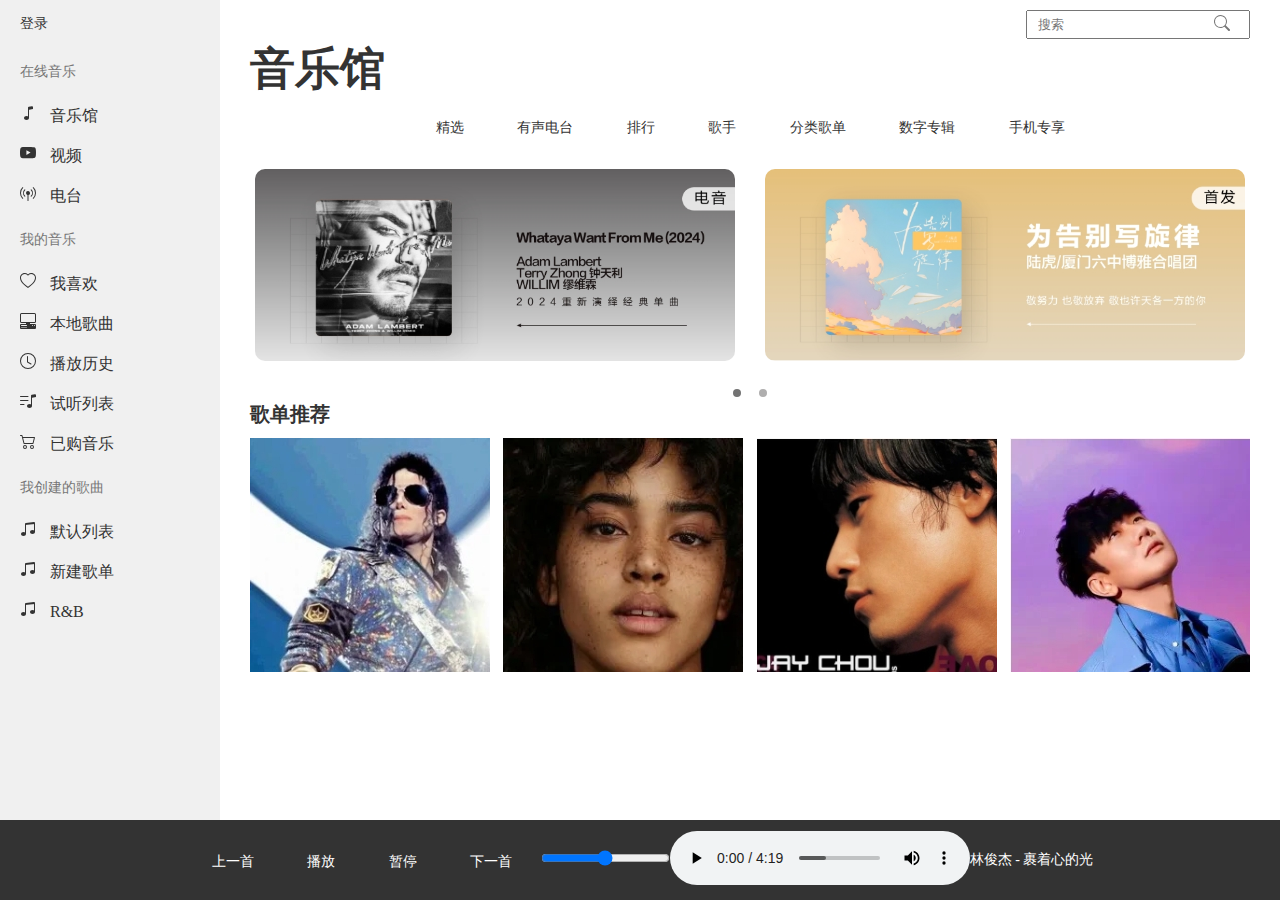
<file: index.html>
<!DOCTYPE html>
<html lang="en">
<head>
    <meta charset="UTF-8">
    <meta name="viewport" content="width=device-width, initial-scale=1.0">
    <title>wps</title>
    <link rel="stylesheet" href="./index.css"/>
    <script type="text/javascript" src="./index.js"></script>
</head>
<body>
    <div class="container">
        <div class="container-head">
            <!-- 左导航 -->
            <div class="main-left">
                <div class="main-item">
                    <ul>
                        <li>
                            <div class="music-zx">
                                <ul class="main-left-zi">
                                    <a href="./login.html">
                                        <span>登录</span>
                                    </a>
                                </ul>
                            </div>
                        <li>
                            <div class="music-zx">在线音乐</div>
                            <ul class="main-left-zi">
                                <li>
                                    <a href="./404.html">
                                        <svg xmlns="http://www.w3.org/2000/svg" width="16" height="16" fill="currentColor" class="bi bi-music-note" viewBox="0 0 16 16">
                                            <path d="M9 13c0 1.105-1.12 2-2.5 2S4 14.105 4 13s1.12-2 2.5-2 2.5.895 2.5 2z"/>
                                            <path fill-rule="evenodd" d="M9 3v10H8V3h1z"/>
                                            <path d="M8 2.82a1 1 0 0 1 .804-.98l3-.6A1 1 0 0 1 13 2.22V4L8 5V2.82z"/>
                                          </svg>
                                        <span>音乐馆</span>
                                    </a>
                                </li>
                                <li>
                                    <a href="./404.html">
                                        <svg xmlns="http://www.w3.org/2000/svg" width="16" height="16" fill="currentColor" class="bi bi-youtube" viewBox="0 0 16 16">
                                            <path d="M8.051 1.999h.089c.822.003 4.987.033 6.11.335a2.01 2.01 0 0 1 1.415 1.42c.101.38.172.883.22 1.402l.01.104.022.26.008.104c.065.914.073 1.77.074 1.957v.075c-.001.194-.01 1.108-.082 2.06l-.008.105-.009.104c-.05.572-.124 1.14-.235 1.558a2.007 2.007 0 0 1-1.415 1.42c-1.16.312-5.569.334-6.18.335h-.142c-.309 0-1.587-.006-2.927-.052l-.17-.006-.087-.004-.171-.007-.171-.007c-1.11-.049-2.167-.128-2.654-.26a2.007 2.007 0 0 1-1.415-1.419c-.111-.417-.185-.986-.235-1.558L.09 9.82l-.008-.104A31.4 31.4 0 0 1 0 7.68v-.123c.002-.215.01-.958.064-1.778l.007-.103.003-.052.008-.104.022-.26.01-.104c.048-.519.119-1.023.22-1.402a2.007 2.007 0 0 1 1.415-1.42c.487-.13 1.544-.21 2.654-.26l.17-.007.172-.006.086-.003.171-.007A99.788 99.788 0 0 1 7.858 2h.193zM6.4 5.209v4.818l4.157-2.408L6.4 5.209z"/>
                                          </svg>
                                        <span>视频</span>
                                    </a>
                                </li>
                                <li>
                                    <a href="./404.html">
                                        <svg xmlns="http://www.w3.org/2000/svg" width="16" height="16" fill="currentColor" class="bi bi-broadcast-pin" viewBox="0 0 16 16">
                                            <path d="M3.05 3.05a7 7 0 0 0 0 9.9.5.5 0 0 1-.707.707 8 8 0 0 1 0-11.314.5.5 0 0 1 .707.707zm2.122 2.122a4 4 0 0 0 0 5.656.5.5 0 1 1-.708.708 5 5 0 0 1 0-7.072.5.5 0 0 1 .708.708zm5.656-.708a.5.5 0 0 1 .708 0 5 5 0 0 1 0 7.072.5.5 0 1 1-.708-.708 4 4 0 0 0 0-5.656.5.5 0 0 1 0-.708zm2.122-2.12a.5.5 0 0 1 .707 0 8 8 0 0 1 0 11.313.5.5 0 0 1-.707-.707 7 7 0 0 0 0-9.9.5.5 0 0 1 0-.707zM6 8a2 2 0 1 1 2.5 1.937V15.5a.5.5 0 0 1-1 0V9.937A2 2 0 0 1 6 8z"/>
                                          </svg>
                                        <span>电台</span>
                                    </a>
                                </li>
                            </ul>
                        </li>
                        <li>
                            <div class="music-zx">我的音乐</div>
                            <ul class="main-left-zi">
                                <li>
                                    <a href="./404.html">
                                        <svg xmlns="http://www.w3.org/2000/svg" width="16" height="16" fill="currentColor" class="bi bi-heart" viewBox="0 0 16 16">
                                            <path d="m8 2.748-.717-.737C5.6.281 2.514.878 1.4 3.053c-.523 1.023-.641 2.5.314 4.385.92 1.815 2.834 3.989 6.286 6.357 3.452-2.368 5.365-4.542 6.286-6.357.955-1.886.838-3.362.314-4.385C13.486.878 10.4.28 8.717 2.01L8 2.748zM8 15C-7.333 4.868 3.279-3.04 7.824 1.143c.06.055.119.112.176.171a3.12 3.12 0 0 1 .176-.17C12.72-3.042 23.333 4.867 8 15z"/>
                                          </svg>
                                        <span>我喜欢</span>
                                    </a>
                                </li>
                                <li>
                                    <a href="./404.html">
                                        <svg xmlns="http://www.w3.org/2000/svg" width="16" height="16" fill="currentColor" class="bi bi-pc-display-horizontal" viewBox="0 0 16 16">
                                            <path d="M1.5 0A1.5 1.5 0 0 0 0 1.5v7A1.5 1.5 0 0 0 1.5 10H6v1H1a1 1 0 0 0-1 1v3a1 1 0 0 0 1 1h14a1 1 0 0 0 1-1v-3a1 1 0 0 0-1-1h-5v-1h4.5A1.5 1.5 0 0 0 16 8.5v-7A1.5 1.5 0 0 0 14.5 0h-13Zm0 1h13a.5.5 0 0 1 .5.5v7a.5.5 0 0 1-.5.5h-13a.5.5 0 0 1-.5-.5v-7a.5.5 0 0 1 .5-.5ZM12 12.5a.5.5 0 1 1 1 0 .5.5 0 0 1-1 0Zm2 0a.5.5 0 1 1 1 0 .5.5 0 0 1-1 0ZM1.5 12h5a.5.5 0 0 1 0 1h-5a.5.5 0 0 1 0-1ZM1 14.25a.25.25 0 0 1 .25-.25h5.5a.25.25 0 1 1 0 .5h-5.5a.25.25 0 0 1-.25-.25Z"/>
                                          </svg>
                                        <span>本地歌曲</span>
                                    </a>
                                </li>
                                <li>
                                    <a href="./404.html">
                                        <svg xmlns="http://www.w3.org/2000/svg" width="16" height="16" fill="currentColor" class="bi bi-clock" viewBox="0 0 16 16">
                                            <path d="M8 3.5a.5.5 0 0 0-1 0V9a.5.5 0 0 0 .252.434l3.5 2a.5.5 0 0 0 .496-.868L8 8.71V3.5z"/>
                                            <path d="M8 16A8 8 0 1 0 8 0a8 8 0 0 0 0 16zm7-8A7 7 0 1 1 1 8a7 7 0 0 1 14 0z"/>
                                          </svg>
                                        <span>播放历史</span>
                                    </a>
                                </li>
                                <li>
                                    <a href="./404.html">
                                        <svg xmlns="http://www.w3.org/2000/svg" width="16" height="16" fill="currentColor" class="bi bi-music-note-list" viewBox="0 0 16 16">
                                            <path d="M12 13c0 1.105-1.12 2-2.5 2S7 14.105 7 13s1.12-2 2.5-2 2.5.895 2.5 2z"/>
                                            <path fill-rule="evenodd" d="M12 3v10h-1V3h1z"/>
                                            <path d="M11 2.82a1 1 0 0 1 .804-.98l3-.6A1 1 0 0 1 16 2.22V4l-5 1V2.82z"/>
                                            <path fill-rule="evenodd" d="M0 11.5a.5.5 0 0 1 .5-.5H4a.5.5 0 0 1 0 1H.5a.5.5 0 0 1-.5-.5zm0-4A.5.5 0 0 1 .5 7H8a.5.5 0 0 1 0 1H.5a.5.5 0 0 1-.5-.5zm0-4A.5.5 0 0 1 .5 3H8a.5.5 0 0 1 0 1H.5a.5.5 0 0 1-.5-.5z"/>
                                          </svg>
                                        <span>试听列表</span>
                                    </a>
                                </li>
                                <li>
                                    <a href="./404.html">
                                        <svg xmlns="http://www.w3.org/2000/svg" width="16" height="16" fill="currentColor" class="bi bi-cart2" viewBox="0 0 16 16">
                                            <path d="M0 2.5A.5.5 0 0 1 .5 2H2a.5.5 0 0 1 .485.379L2.89 4H14.5a.5.5 0 0 1 .485.621l-1.5 6A.5.5 0 0 1 13 11H4a.5.5 0 0 1-.485-.379L1.61 3H.5a.5.5 0 0 1-.5-.5zM3.14 5l1.25 5h8.22l1.25-5H3.14zM5 13a1 1 0 1 0 0 2 1 1 0 0 0 0-2zm-2 1a2 2 0 1 1 4 0 2 2 0 0 1-4 0zm9-1a1 1 0 1 0 0 2 1 1 0 0 0 0-2zm-2 1a2 2 0 1 1 4 0 2 2 0 0 1-4 0z"/>
                                          </svg>
                                        <span>已购音乐</span>
                                    </a>
                                </li>
                            </ul>
                        </li>
                        <li>
                            <div class="music-zx">我创建的歌曲</div>
                            <ul class="main-left-zi">
                                <li>
                                    <a href="#">
                                        <svg xmlns="http://www.w3.org/2000/svg" width="16" height="16" fill="currentColor" class="bi bi-music-note-beamed" viewBox="0 0 16 16">
                                            <path d="M6 13c0 1.105-1.12 2-2.5 2S1 14.105 1 13c0-1.104 1.12-2 2.5-2s2.5.896 2.5 2zm9-2c0 1.105-1.12 2-2.5 2s-2.5-.895-2.5-2 1.12-2 2.5-2 2.5.895 2.5 2z"/>
                                            <path fill-rule="evenodd" d="M14 11V2h1v9h-1zM6 3v10H5V3h1z"/>
                                            <path d="M5 2.905a1 1 0 0 1 .9-.995l8-.8a1 1 0 0 1 1.1.995V3L5 4V2.905z"/>
                                          </svg>
                                        <span>默认列表</span>
                                    </a>
                                </li>
                                <li>
                                    <a href="#">
                                        <svg xmlns="http://www.w3.org/2000/svg" width="16" height="16" fill="currentColor" class="bi bi-music-note-beamed" viewBox="0 0 16 16">
                                            <path d="M6 13c0 1.105-1.12 2-2.5 2S1 14.105 1 13c0-1.104 1.12-2 2.5-2s2.5.896 2.5 2zm9-2c0 1.105-1.12 2-2.5 2s-2.5-.895-2.5-2 1.12-2 2.5-2 2.5.895 2.5 2z"/>
                                            <path fill-rule="evenodd" d="M14 11V2h1v9h-1zM6 3v10H5V3h1z"/>
                                            <path d="M5 2.905a1 1 0 0 1 .9-.995l8-.8a1 1 0 0 1 1.1.995V3L5 4V2.905z"/>
                                          </svg>
                                        <span>新建歌单</span>
                                    </a>
                                </li>
                                <li>
                                    <a href="#">
                                        <svg xmlns="http://www.w3.org/2000/svg" width="16" height="16" fill="currentColor" class="bi bi-music-note-beamed" viewBox="0 0 16 16">
                                            <path d="M6 13c0 1.105-1.12 2-2.5 2S1 14.105 1 13c0-1.104 1.12-2 2.5-2s2.5.896 2.5 2zm9-2c0 1.105-1.12 2-2.5 2s-2.5-.895-2.5-2 1.12-2 2.5-2 2.5.895 2.5 2z"/>
                                            <path fill-rule="evenodd" d="M14 11V2h1v9h-1zM6 3v10H5V3h1z"/>
                                            <path d="M5 2.905a1 1 0 0 1 .9-.995l8-.8a1 1 0 0 1 1.1.995V3L5 4V2.905z"/>
                                          </svg>
                                        <span>R&B</span>
                                    </a>
                                </li>
                            </ul>
                        </li>
                    </ul>
                </div>
            </div>
            <div class="main-right">
               <div class="main-right-zi">
                <input type="text" placeholder="搜索">
                <svg xmlns="http://www.w3.org/2000/svg" width="16" height="16" fill="currentColor" class="bi bi-search" viewBox="0 0 16 16">
                    <path d="M11.742 10.344a6.5 6.5 0 1 0-1.397 1.398h-.001c.03.04.062.078.098.115l3.85 3.85a1 1 0 0 0 1.415-1.414l-3.85-3.85a1.007 1.007 0 0 0-.115-.1zM12 6.5a5.5 5.5 0 1 1-11 0 5.5 5.5 0 0 1 11 0z"/>
                  </svg>
               </div>
               <div class="main-right-tou">
                <h2>音乐馆</h2>
               </div>
               <div class="main-right-table">
                <a href="#">精选</a>
                <a href="https://y.qq.com/n/ryqq/radio">有声电台</a>
                <a href="https://y.qq.com/n/ryqq/toplist/4">排行</a>
                <a href="https://y.qq.com/n/ryqq/singer_list">歌手</a>
                <a href="https://y.qq.com/n/ryqq/category">分类歌单</a>
                <a href="https://y.qq.com/n/ryqq/album_mall">数字专辑</a>
                <a href="#">手机专享</a>
               </div>
               <div class="main-right-lunbotu">
                <ul>
                    <li>
                        <img src="img\gd.png" alt="">
                    </li>
                    <li>
                        <img src="img\gd2.png" alt="">
                    </li>
                </ul>
               </div>
               <div class="main-right-yuandian">
                <a href="#" class = "touming"></a>
                <a href="#"></a>
               </div>
               <!-- 歌单推荐 -->
               <div class="main-right-gedantuijian">
                    <h4>歌单推荐</h4>
                    <ul>
                        <li>
                            <img src="img\tuijian.png" alt="">
                            <p>追忆灵魂歌者Michael Jackson的70年代</p>
                            <span class="bofang"></span>
                        </li>
                        <li>
                            <img src="img\tuijian2.png" alt="">
                            <p>木质香调“R&B”唤醒高级感✦</p>
                            <span class="bofang"></span>
                        </li>
                        <li>
                            <a href="https://y.qq.com/n/ryqq/singer/0025NhlN2yWrP4">
                                <img src="img\tuijian3.png" alt="">
                                <p>周杰伦 · 翻开12月的回忆</p>
                                <span class="bofang"></span>
                            </a>
                        </li>
                        <li>
                            <img src="img/tuijian4.png" alt="">
                            <p>华语佳作200首↻让听歌成为享受</p>
                            <span class="bofang"></span>
                        </li>
                        <!-- <li>
                            <img src="../img/tuijian5.png" alt="">
                            <p>心碎emo：“瑞，你在听吗？</p>
                            <span class="bofang"></span>
                        </li> -->
                    </ul>
               </div>
            </div>
        </div>
        <!-- 页面底部音乐盒 -->
        <footer>
            <div class="footerr">
                <div class="dibu">
                    <div class="footbut">
                        <a href="#" class="上一首">上一首</a>
                        <a href="#" class="播放">播放</a>
                        <a href="#" class = "暂停">暂停</a>
                        <a href="#" class = "下一首">下一首</a>
                        <!-- 声音大小 -->
                        <input calss = "volume" type="range" max = "1" min = "0" step="0.1">
                    </div>
                    <div class="footer-msc">
                        <audio controls class = "audioo"></audio>
                  </div>
                  <div class="mscname"></div>
                </div>
            
            </div>
        </footer>
    </div>
</body>
</html>
</file>
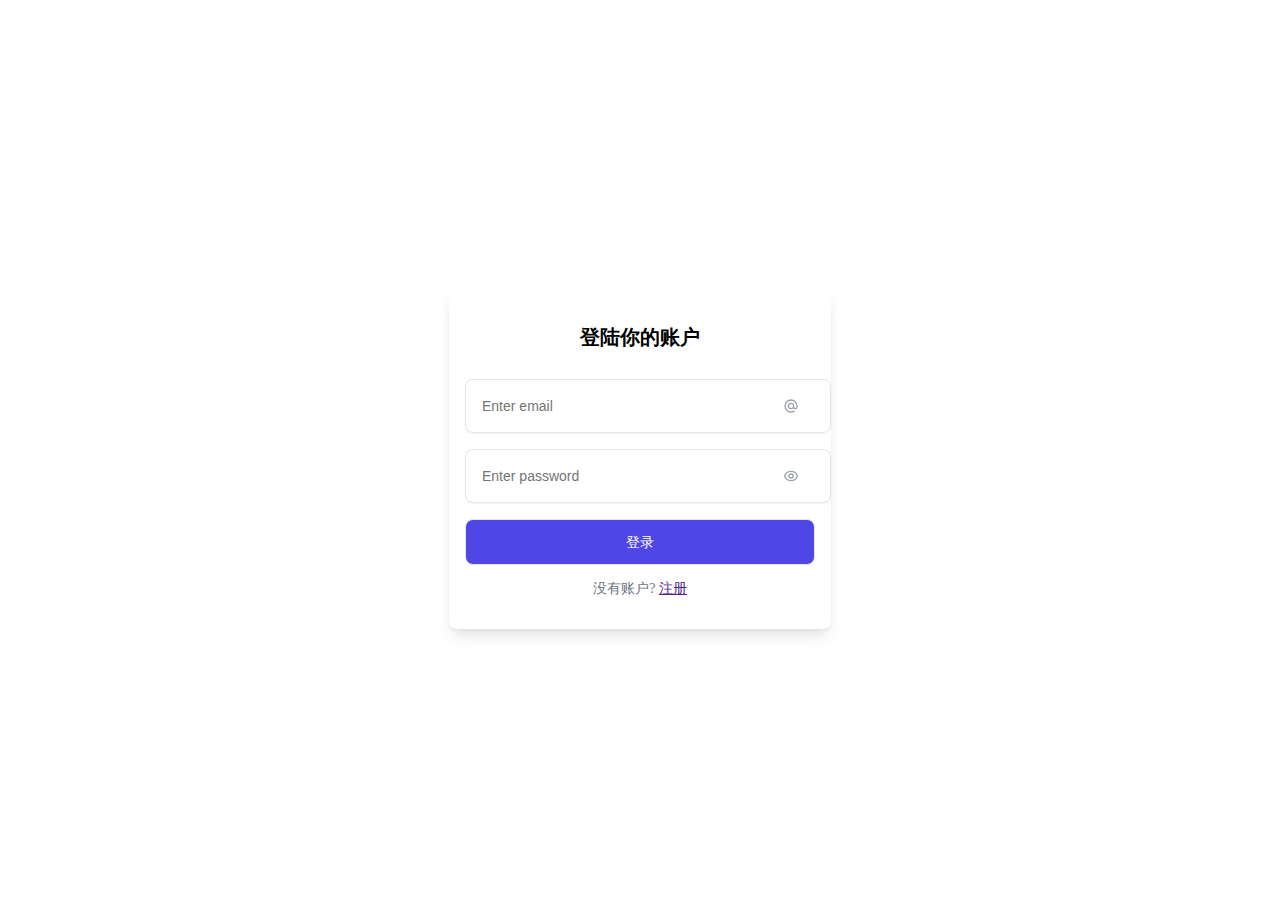
<file: login.html>
<!DOCTYPE html>
<html lang="en">
<head>
    <meta charset="UTF-8">
    <meta name="viewport" content="width=device-width, initial-scale=1.0">
    <title>Document</title>
    <link rel="stylesheet" href="./login.css"/>
</head>
<body>
    <div class="main">
    <form class="form">
        <p class="form-title">登陆你的账户</p>
         <div class="input-container">
           <input placeholder="Enter email" type="email">
           <span>
             <svg stroke="currentColor" viewBox="0 0 24 24" fill="none" xmlns="http://www.w3.org/2000/svg">
               <path d="M16 12a4 4 0 10-8 0 4 4 0 008 0zm0 0v1.5a2.5 2.5 0 005 0V12a9 9 0 10-9 9m4.5-1.206a8.959 8.959 0 01-4.5 1.207" stroke-width="2" stroke-linejoin="round" stroke-linecap="round"></path>
             </svg>
           </span>
       </div>
       <div class="input-container">
           <input placeholder="Enter password" type="password">
 
           <span>
             <svg stroke="currentColor" viewBox="0 0 24 24" fill="none" xmlns="http://www.w3.org/2000/svg">
               <path d="M15 12a3 3 0 11-6 0 3 3 0 016 0z" stroke-width="2" stroke-linejoin="round" stroke-linecap="round"></path>
               <path d="M2.458 12C3.732 7.943 7.523 5 12 5c4.478 0 8.268 2.943 9.542 7-1.274 4.057-5.064 7-9.542 7-4.477 0-8.268-2.943-9.542-7z" stroke-width="2" stroke-linejoin="round" stroke-linecap="round"></path>
             </svg>
           </span>
         </div>
          <button class="submit" type="submit">
         登录
       </button>
 
       <p class="signup-link">
         没有账户?
         <a href="">注册</a>
       </p>
    </form>
    </div>
</body>
</html>
</file>
<file: index.css>
* {
    margin: 0;
    padding: 0;
}

a{
    text-decoration: none;
    color: #333;
}
ul li{
    list-style: none
}
i{
    font-style: normal;
}
body {
    min-width: 992px;
    height: 100%;
    color: #333;
    font-size: 14px;
}
html{
    overflow: hidden;
}
.container-head {
    display: flex;
}
.main-left{
    width: 220px;
    background-color: #f0f0f0;
}
.main-right{
    /* 剩余空间填充 */
    flex: 1;
    padding: 10px 30px;
}

/* 左侧导航 */
.main-item{
    position: fixed;
    left: 0;
    top: 0;
    bottom: 0;
    width: 220px;
    background-color: #f0f0f0;
}
.music-zx{
    padding: 15px 20px;
    color: #777;
}
.main-left-zi li{
    line-height: 40px;
}
.main-left-zi li a{
    display: block;
    padding-left: 20px;
    font-size: 16px;
}
.main-left-zi li svg{
    padding-right: 10px;
}
.main-left-zi li a:hover {
    background-color: #31c27c;
    color: #fff;
}

/* 搜索框 */
.main-right-zi{
    text-align: right;
}
.main-right-zi input{
    padding: 5px 10px;
    width: 200px;
    outline: none;
}
.main-right-zi svg{
    position: absolute;
    right: 50px;
    top: 15px;
    font-weight: 700;
    color: #777;
}
.main-right-tou{
    font-size: 30px;
    margin-bottom: 20px;
}
/* 右侧导航栏 */
.main-right-table{
    text-align: center;
    height: 50px;
}
.main-right-table a{
    margin: 0 25px;
    position: relative;
}
.main-right-table a:hover{
    color: #31c27c;
}
.main-right-table a::before{
    content:'';
    width: 100%;
    height: 2px;
    background-color: #31c27c;
    position: absolute;
    bottom: -5px;
    left: 0;
    transform: scale(0);
    transition: all 0.5s;
}
.main-right-table a:hover::before{
    transform: scale(1);
    transition: all 0.5s;
}
/* 轮播图 */
.main-right-lunbotu ul{
    display: flex;
    text-align: center;
    justify-content: space-between;
}
.main-right-lunbotu ul li{
    flex: 0 1 49%;
    text-align: center;
}
.main-right-lunbotu img{
    border-radius: 10px;
    max-width: 98%;
    height: auto;
}
/* 原点 */
.main-right-yuandian{
    text-align: center;
    padding-top: 20px;
}
.main-right-yuandian a{
   display: inline-block;
   padding: 4px;
   border-radius: 50%;
   background-color: #afaeae;
   margin:0 7px;
}
.main-right-yuandian .touming {
    background-color: #737373;
}
/* 歌单推荐 */
.main-right-gedantuijian h4{
    font-size: 20px;
    margin-bottom: 10px;
}
.main-right-gedantuijian ul{
    display: flex;
    text-align: center;
    justify-content: space-between;
}
.main-right-gedantuijian ul li{ 
    flex: 0 1 24%;
    /* position: relative; */
    overflow: hidden;
}
.main-right-gedantuijian ul li img:hover{
    transform: scale(1.1);
}
.main-right-gedantuijian ul li p{
    margin: 10px 0;
}
/* 底部 */
footer{
    min-width: 992px;
    height: 80px;
}
.footerr{
    position: fixed;
    bottom: 0;
    width: 100%;
    height: 80px;
}
.dibu{
    display: flex;
    min-width: 992px;
    background-color: #333;
    height: 80px;
    justify-content: center;
    align-items: center;
}
.footbut a{
    color: #fff;
    margin: 0 25px;
    position: relative;
}

.footbut a:hover{
    color: #31c27c;
}
.footbut a::before{
    content:'';
    width: 100%;
    height: 2px;
    background-color: #31c27c;
    position: absolute;
    bottom: -5px;
    left: 0;
    transform: scale(0);
    transition: all 0.5s;
}
.footbut a:hover::before{
    transform: scale(1);
    transition: all 0.5s;
}

.mscname{
    color:#fff;
}

/* #content {
        height: 100%;
        overflow: auto;
    }
body,html{
     margin: 0;
    padding: 0;
    overflow: hidden;
    height: 100%;
} */

/* 上下滑动 */
.main-right {
 width: 100%; 
 height: 600px;
 overflow: auto;
    }

.main-right {
        width: 100%;
        height: 652px;
        overflow: auto;
    }
</file>
<file: login.css>
.form {
    background-color: #fff;
    display: block;
    padding: 1rem;
    max-width: 350px;
    border-radius: 0.5rem;
    box-shadow: 0 10px 15px -3px rgba(0, 0, 0, 0.1), 0 4px 6px -2px rgba(0, 0, 0, 0.05);
  }
  
  .form-title {
    font-size: 1.25rem;
    line-height: 1.75rem;
    font-weight: 600;
    text-align: center;
    color: #000;
  }
  
  .input-container {
    position: relative;
  }
  
  .input-container input, .form button {
    outline: none;
    border: 1px solid #e5e7eb;
    margin: 8px 0;
  }
  
  .input-container input {
    background-color: #fff;
    padding: 1rem;
    padding-right: 3rem;
    font-size: 0.875rem;
    line-height: 1.25rem;
    width: 300px;
    border-radius: 0.5rem;
    box-shadow: 0 1px 2px 0 rgba(0, 0, 0, 0.05);
  }
  
  .input-container span {
    display: grid;
    position: absolute;
    top: 0;
    bottom: 0;
    right: 0;
    padding-left: 1rem;
    padding-right: 1rem;
    place-content: center;
  }
  
  .input-container span svg {
    color: #9CA3AF;
    width: 1rem;
    height: 1rem;
  }
  
  .submit {
    display: block;
    padding-top: 0.75rem;
    padding-bottom: 0.75rem;
    padding-left: 1.25rem;
    padding-right: 1.25rem;
    background-color: #4F46E5;
    color: #ffffff;
    font-size: 0.875rem;
    line-height: 1.25rem;
    font-weight: 500;
    width: 100%;
    border-radius: 0.5rem;
    text-transform: uppercase;
  }
  
  .signup-link {
    color: #6B7280;
    font-size: 0.875rem;
    line-height: 1.25rem;
    text-align: center;
  }
  
  .signup-link a {
    text-decoration: underline;
  }

.main {  
    display: flex;  
    justify-content: center; /* 水平居中 */
    align-items: center;  
    height: 100vh;
}
</file>
